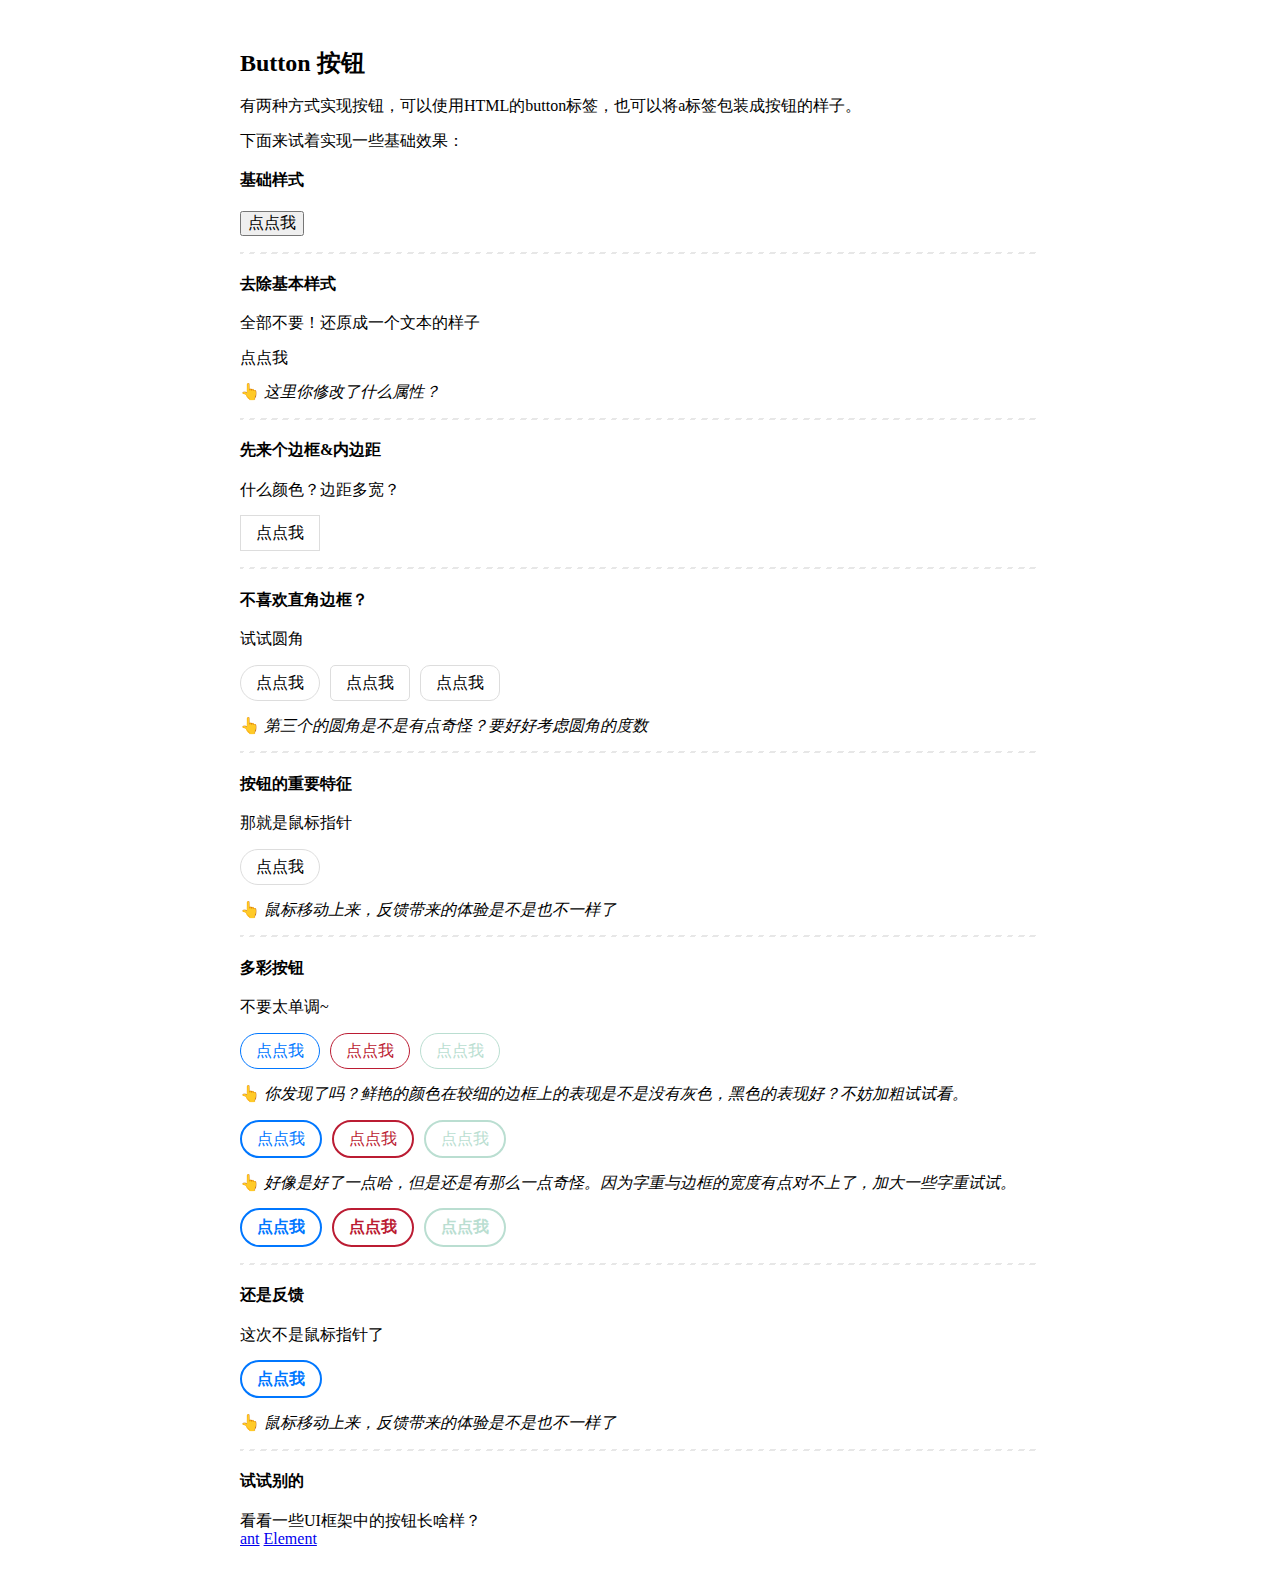
<file: button/index.html>
<!DOCTYPE html>
<html lang="en">
<head>
    <meta charset="UTF-8">
    <title>Button</title>
    <link rel="stylesheet" href="index.css">
    <link rel="stylesheet" href="../src/normalize.css">
    <link rel="stylesheet" href="../src/main.css">
</head>
<body>
<div id="main">
    <div id="container">
        <h2>Button 按钮</h2>
        <p>有两种方式实现按钮，可以使用HTML的button标签，也可以将a标签包装成按钮的样子。</p>
        <p>下面来试着实现一些基础效果：</p>
        <h4>基础样式</h4>
        <button>点点我</button>

        <hr>

        <h4>去除基本样式</h4>
        <p>全部不要！还原成一个文本的样子</p>
        <button class="btn-1">点点我</button>
        <p>👆  <em>这里你修改了什么属性？</em></p>

        <hr>

        <h4>先来个边框&内边距</h4>
        <p>什么颜色？边距多宽？</p>
        <button class="btn-2">点点我</button>

        <hr>

        <h4>不喜欢直角边框？</h4>
        <p>试试圆角</p>
        <button class="btn-3">点点我</button><button class="btn-4">点点我</button><button class="btn-5">点点我</button>
        <p>👆  <em>第三个的圆角是不是有点奇怪？要好好考虑圆角的度数</em></p>

        <hr>

        <h4>按钮的重要特征</h4>
        <p>那就是鼠标指针</p>
        <button class="btn-6">点点我</button>
        <p>👆  <em>鼠标移动上来，反馈带来的体验是不是也不一样了</em></p>

        <hr>

        <h4>多彩按钮</h4>
        <p>不要太单调~</p>
        <button class="btn-7 blue">点点我</button><button class="btn-7 red">点点我</button><button class="btn-7 green">点点我</button>
        <p>👆  <em>你发现了吗？鲜艳的颜色在较细的边框上的表现是不是没有灰色，黑色的表现好？不妨加粗试试看。</em></p>
        <button class="btn-7 blue bolder">点点我</button><button class="btn-7 red bolder">点点我</button><button class="btn-7 green bolder">点点我</button>
        <p>👆  <em>好像是好了一点哈，但是还是有那么一点奇怪。因为字重与边框的宽度有点对不上了，加大一些字重试试。</em></p>
        <button class="btn-7 blue bolder bolder-font">点点我</button><button class="btn-7 red bolder bolder-font">点点我</button><button class="btn-7 green bolder bolder-font">点点我</button>

        <hr>

        <h4>还是反馈</h4>
        <p>这次不是鼠标指针了</p>
        <button class="btn-8 blue bolder bolder-font">点点我</button>
        <p>👆  <em>鼠标移动上来，反馈带来的体验是不是也不一样了</em></p>

        <hr>

        <h4>试试别的</h4>
        <p>看看一些UI框架中的按钮长啥样？<br>
            <a target="_blank" href="https://www.antdv.com/components/button-cn/">ant</a>
            <a target="_blank" href="https://element-plus.gitee.io/zh-CN/component/button.html">Element</a>
        </p>
    </div>
</div>
</body>
</html>
</file>
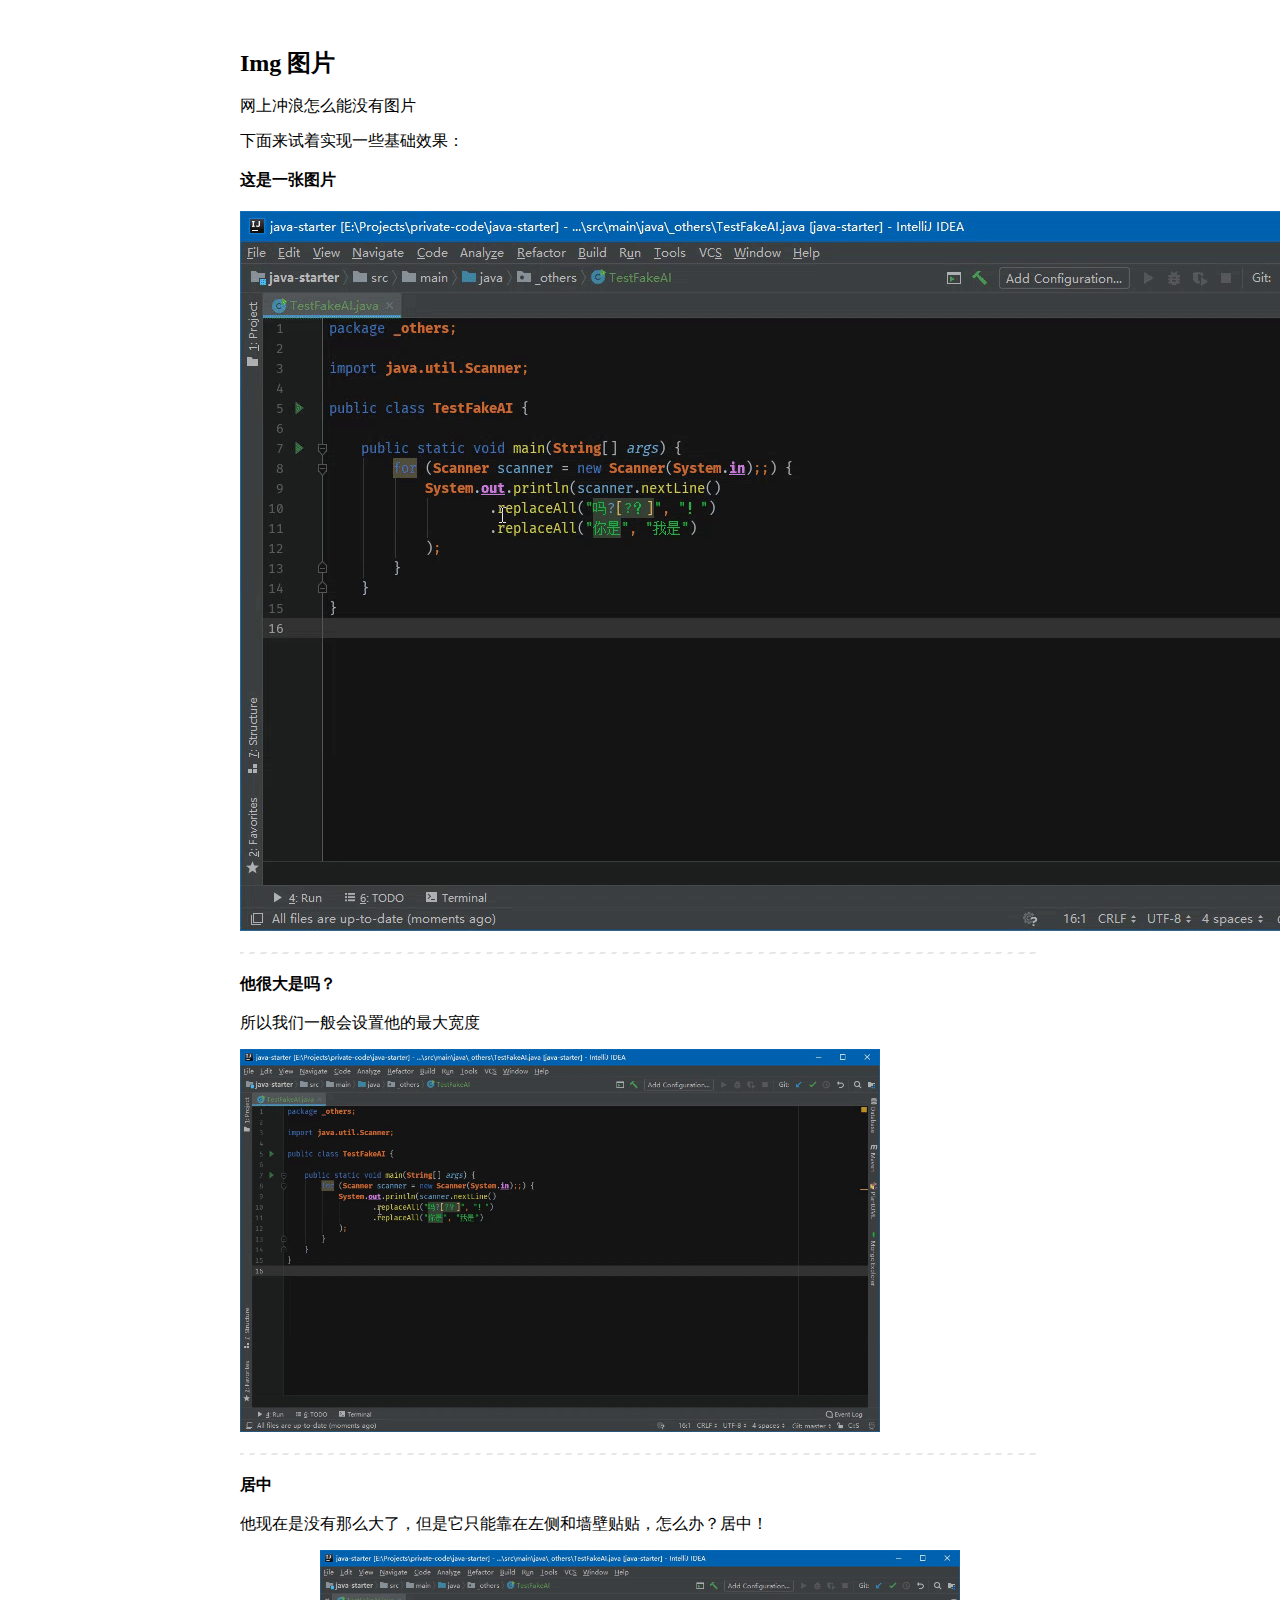
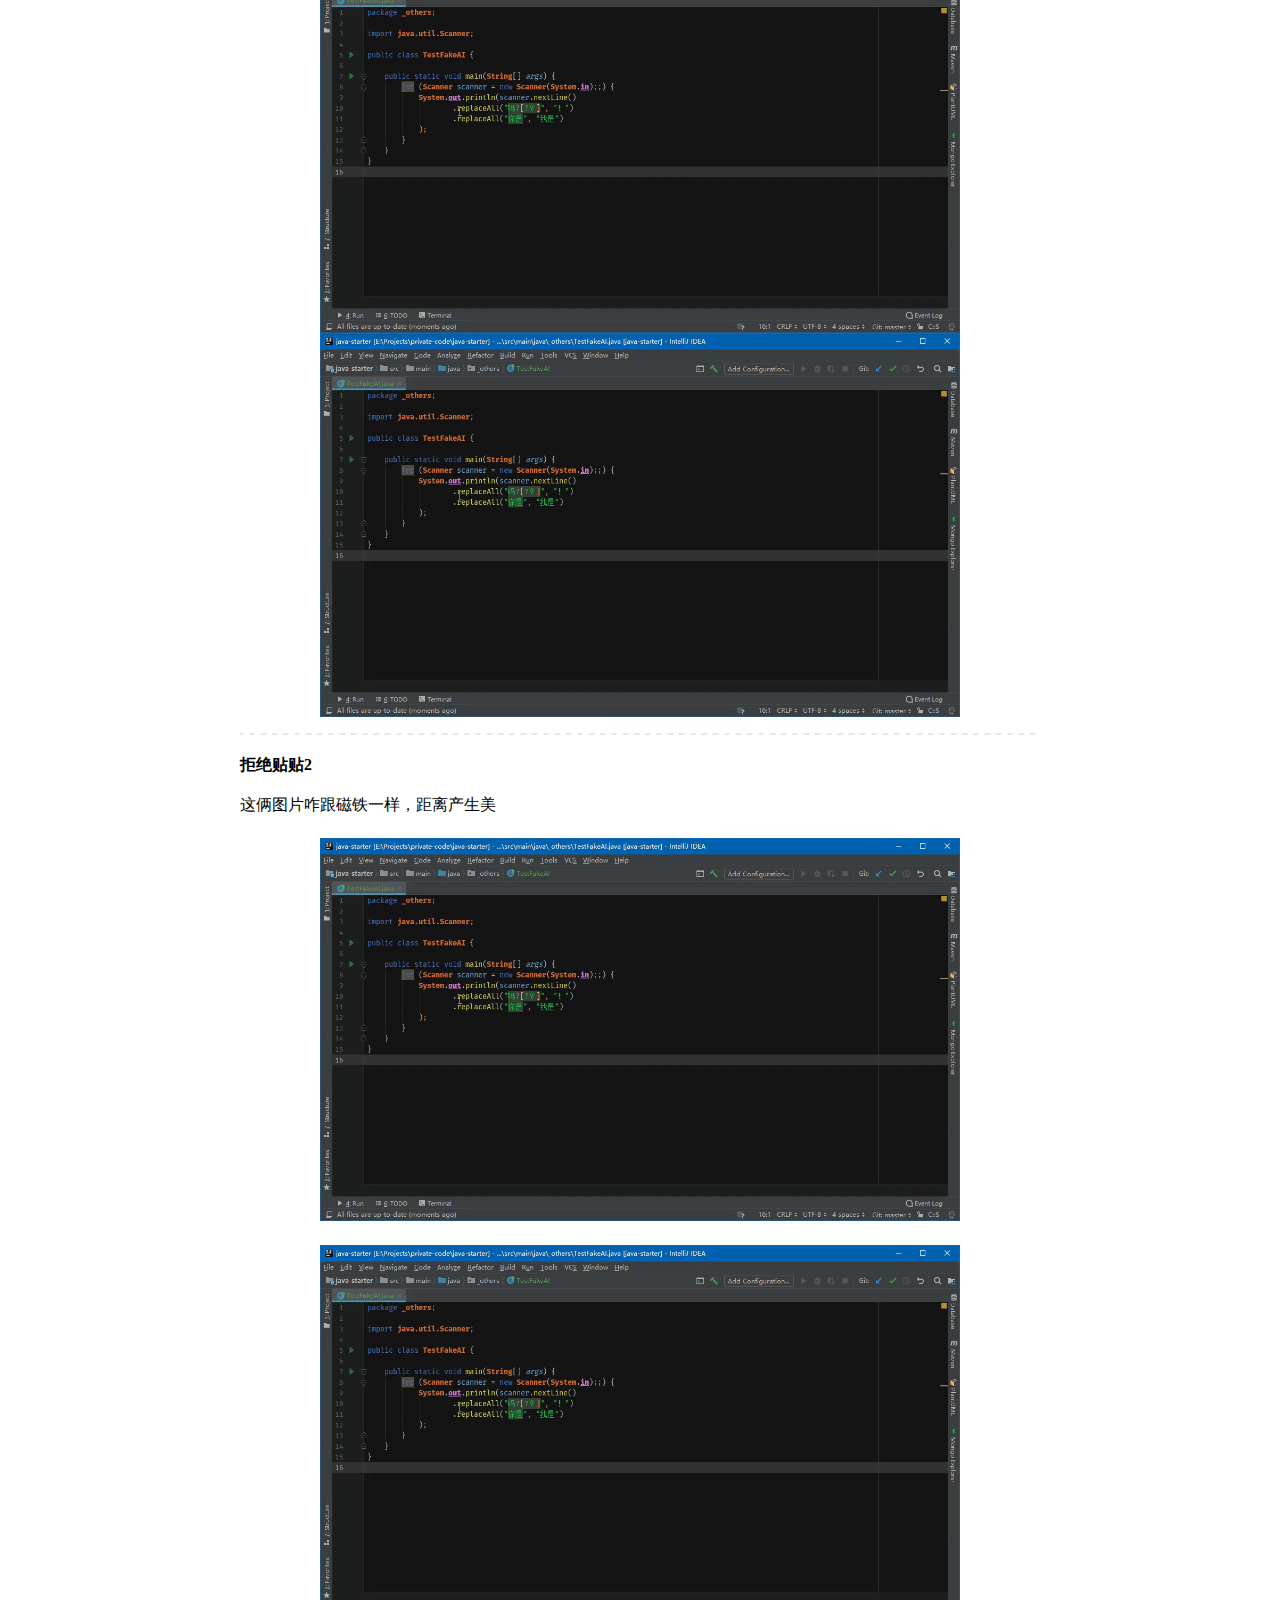
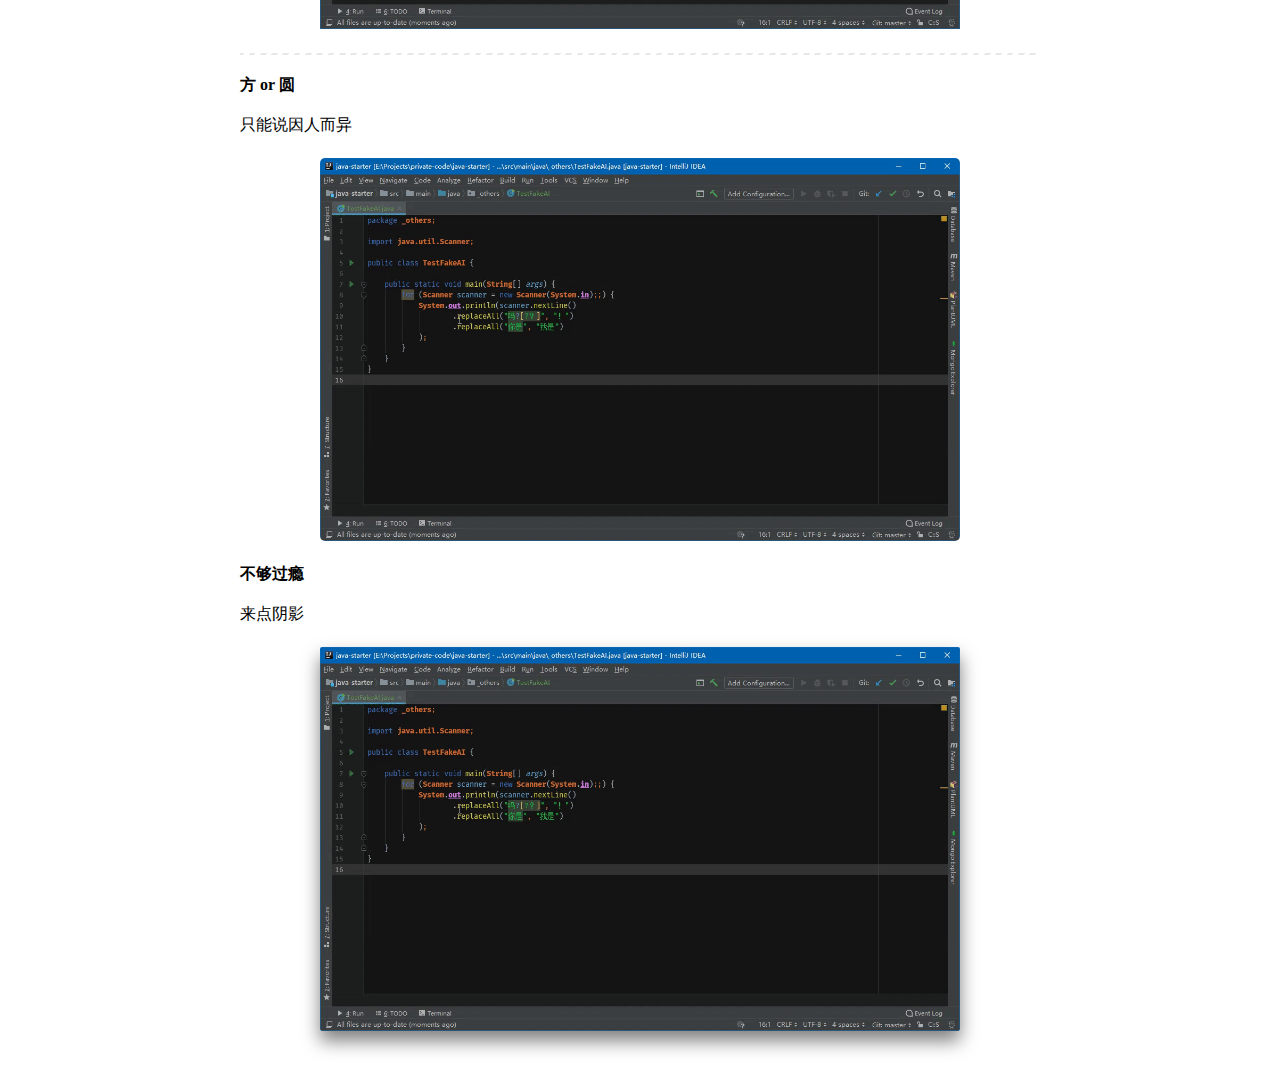
<file: img/index.html>
<!DOCTYPE html>
<html lang="en">
<head>
    <meta charset="UTF-8">
    <title>img</title>
    <link rel="stylesheet" href="index.css">
    <link rel="stylesheet" href="../src/normalize.css">
    <link rel="stylesheet" href="../src/main.css">
</head>
<body>
<div id="main">
    <div id="container">
        <h2>Img 图片</h2>
        <p>网上冲浪怎么能没有图片</p>
        <p>下面来试着实现一些基础效果：</p>
        <h4>这是一张图片</h4>
        <img src="i.gif" alt="人工智能">

        <hr>

        <h4>他很大是吗？</h4>
        <p>所以我们一般会设置他的最大宽度</p>
        <img src="i.gif" alt="人工智能" class="img-1">

        <hr>

        <h4>居中</h4>
        <p>他现在是没有那么大了，但是它只能靠在左侧和墙壁贴贴，怎么办？居中！</p>
        <img src="i.gif" alt="人工智能" class="img-2">
        <img src="i.gif" alt="人工智能" class="img-2">

        <hr>

        <h4>拒绝贴贴2</h4>
        <p>这俩图片咋跟磁铁一样，距离产生美</p>
        <img src="i.gif" alt="人工智能" class="img-3">
        <img src="i.gif" alt="人工智能" class="img-3">

        <hr>

        <h4>方 or 圆</h4>
        <p>只能说因人而异</p>
        <img src="i.gif" alt="人工智能" class="img-4">

        <h4>不够过瘾</h4>
        <p>来点阴影</p>
        <img src="i.gif" alt="人工智能" class="img-5">

    </div>
</div>
</body>
</html>
</file>
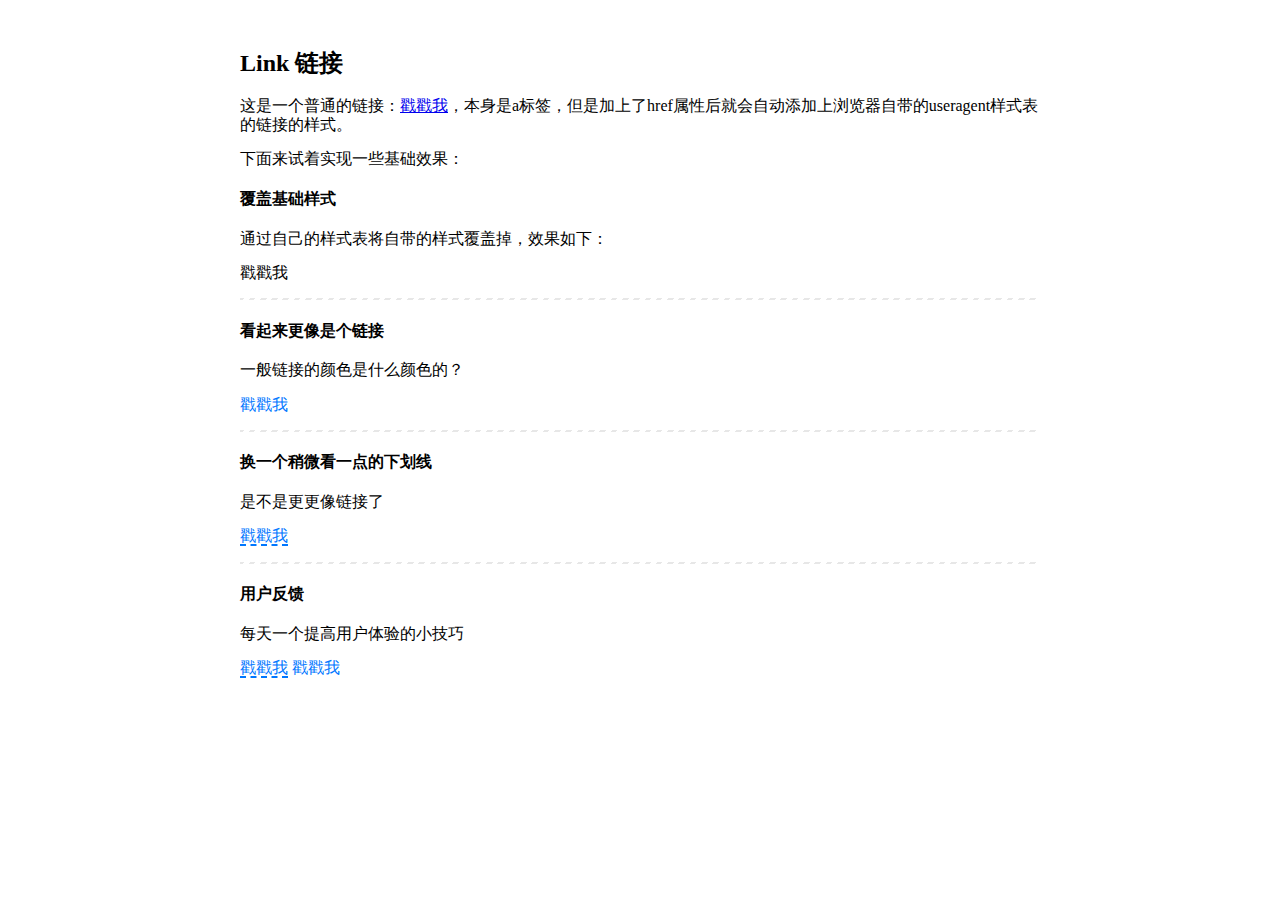
<file: link/index.html>
<!DOCTYPE html>
<html lang="en">
<head>
    <meta charset="UTF-8">
    <title>Link</title>
    <link rel="stylesheet" href="index.css">
    <link rel="stylesheet" href="../src/normalize.css">
    <link rel="stylesheet" href="../src/main.css">
</head>
<body>
    <div id="main">
        <div id="container">
            <h2>Link 链接</h2>
            <p>这是一个普通的链接：<a href="https://baidu.com">戳戳我</a>，本身是a标签，但是加上了href属性后就会自动添加上浏览器自带的useragent样式表的链接的样式。</p>
            <p>下面来试着实现一些基础效果：</p>
            <h4>覆盖基础样式</h4>
            <p>通过自己的样式表将自带的样式覆盖掉，效果如下：</p>
            <a href="https://baidu.com" class="btn-1">戳戳我</a>

            <hr>

            <h4>看起来更像是个链接</h4>
            <p>一般链接的颜色是什么颜色的？</p>
            <a href="https://baidu.com" class="btn-2">戳戳我</a>

            <hr>

            <h4>换一个稍微看一点的下划线</h4>
            <p>是不是更更像链接了</p>
            <a href="https://baidu.com" class="btn-3">戳戳我</a>

            <hr>

            <h4>用户反馈</h4>
            <p>每天一个提高用户体验的小技巧</p>
            <a href="https://baidu.com" class="btn-4">戳戳我</a>
            <a href="https://baidu.com" class="btn-5">戳戳我</a>
        </div>
    </div>
</body>
</html>
</file>
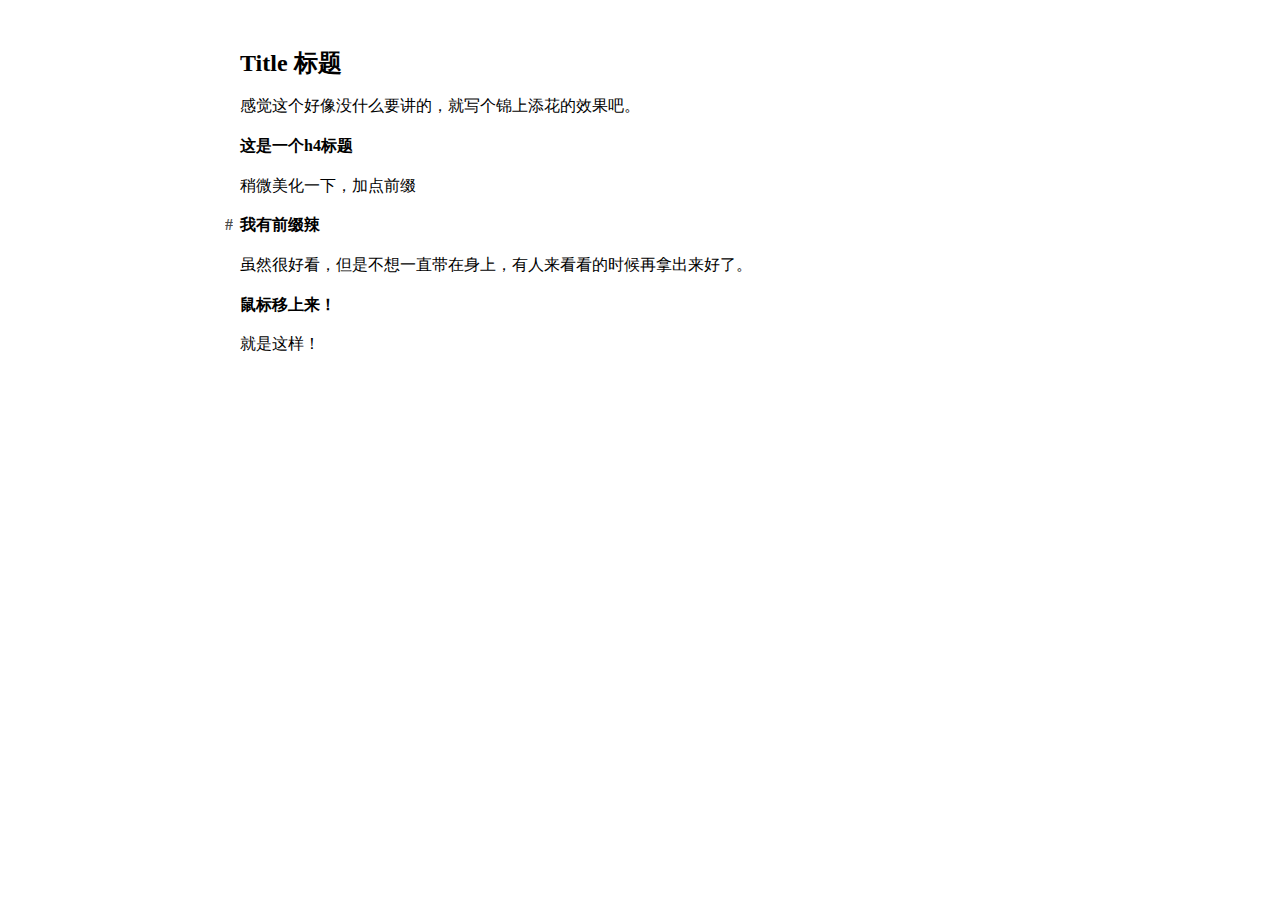
<file: title/index.html>
<!DOCTYPE html>
<html lang="en">
<head>
    <meta charset="UTF-8">
    <title>Title</title>
    <link rel="stylesheet" href="index.css">
    <link rel="stylesheet" href="../src/normalize.css">
    <link rel="stylesheet" href="../src/main.css">
</head>
<body>
    <div id="main">
        <div id="container">
            <h2>Title 标题</h2>
            <p>感觉这个好像没什么要讲的，就写个锦上添花的效果吧。</p>

            <h4>这是一个h4标题</h4>
            <p>稍微美化一下，加点前缀</p>

            <h4 class="title-1">我有前缀辣</h4>
            <p>虽然很好看，但是不想一直带在身上，有人来看看的时候再拿出来好了。</p>

            <h4 class="title-2">鼠标移上来！</h4>
            <p>就是这样！</p>
        </div>
    </div>
</body>
</html>
</file>
<file: button/index.css>
.btn-1 {
    border: none;
    border-radius: 0;
    background: none;
    padding: 0;
}

.btn-2 {
    border: 1px solid #ddd;
    background: none;
    padding: 8px 15px;
    border-radius: 0;
}

.btn-3 {
    border: 1px solid #ddd;
    background: none;
    padding: 8px 15px;
    border-radius: 1000rem;
    margin-right: 10px;
}

.btn-4 {
    border: 1px solid #ddd;
    background: none;
    padding: 8px 15px;
    border-radius: 5px;
    margin-right: 10px;
}

.btn-5 {
    border: 1px solid #ddd;
    background: none;
    padding: 8px 15px;
    border-radius: 10px;
    margin-right: 10px;
}

.btn-6 {
    border: 1px solid #ddd;
    background: none;
    padding: 8px 15px;
    border-radius: 1000rem;
    margin-right: 10px;
    cursor: pointer;
}

.btn-7 {
    background: none;
    padding: 8px 15px;
    border-radius: 1000rem;
    margin-right: 10px;
    cursor: pointer;
}

.blue {
    border: 1px solid #07f;
    color: #07f;
}

.red {
    border: 1px solid #BB1C33;
    color: #BB1C33;
}

.green {
    border: 1px solid #BADED1;
    color: #BADED1;
}

.bolder {
    border-width: 2px;
}

.bolder-font {
    font-weight: 600;
}

.btn-8 {
    background: none;
    padding: 8px 15px;
    border-radius: 1000rem;
    margin-right: 10px;
    cursor: pointer;
    transition: color .2s, background .2s;
}

.btn-8:hover {
    background: #07f;
    color: #fff;
}
</file>
<file: src/main.css>
#main {
    display: flex;
    justify-content: center;
    align-items: center;
}

#container {
    width: 800px;
    padding: 30px;
}

hr {
    overflow: hidden;
    margin: 1rem 0;
    padding: 0;
    height: 0.125rem;
    border: none;
    background: #e7e7e7
    repeating-linear-gradient(
            -45deg,
            #fff,
            #fff 0.25rem,
            transparent 0.25rem,
            transparent 0.5rem
    );
}
</file>
<file: img/index.css>
.img-1 {
    max-width: 80%;
}

.img-2 {
    display: block;
    max-width: 80%;
    margin: 0 auto;
}

.img-3 {
    display: block;
    max-width: 80%;
    margin: 1.5rem auto;
}

.img-4 {
    display: block;
    max-width: 80%;
    margin: 1.5rem auto;
    border-radius: 5px;
}

.img-5 {
    display: block;
    max-width: 80%;
    margin: 1.5rem auto;
    border-radius: 0.125rem;
    -webkit-box-shadow: rgba(0,0,0,0.5) 0 0.625rem 1.125rem;
    -moz-box-shadow: rgba(0,0,0,0.5) 0 0.625rem 1.125rem;
    box-shadow: rgba(0,0,0,0.5) 0 0.625rem 1.125rem
}
</file>
<file: link/index.css>
.btn-1 {
    text-decoration: none;
    color: black;
}

.btn-2 {
    text-decoration: none;
    color: #07f;
}

.btn-3 {
    text-decoration: none;
    color: #07f;
    border-bottom: 2px dashed #0077ff;
}

.btn-4 {
    text-decoration: none;
    color: #07f;
    border-bottom: 2px dashed #0077ff;
}

.btn-4:hover {
    border-bottom: 2px solid #0077ff;
}

.btn-5 {
    text-decoration: none;
    color: #07f;
    transition: color .2s, background .2s;
}

.btn-5:hover {
    background: #0077ff;
    color: #fff;
}
</file>
<file: title/index.css>
.title-1 {
    position: relative;
}

.title-1:before {
    content: '#';
    opacity: 0.7;
    position: absolute;
    left: -15px;
}

.title-2 {
    position: relative;
}

.title-2:before {
    content: '#';
    opacity: 0;
    position: absolute;
    left: -15px;
    transition: opacity .2s;
}

.title-2:hover:before {
    opacity: 0.7;
}
</file>
